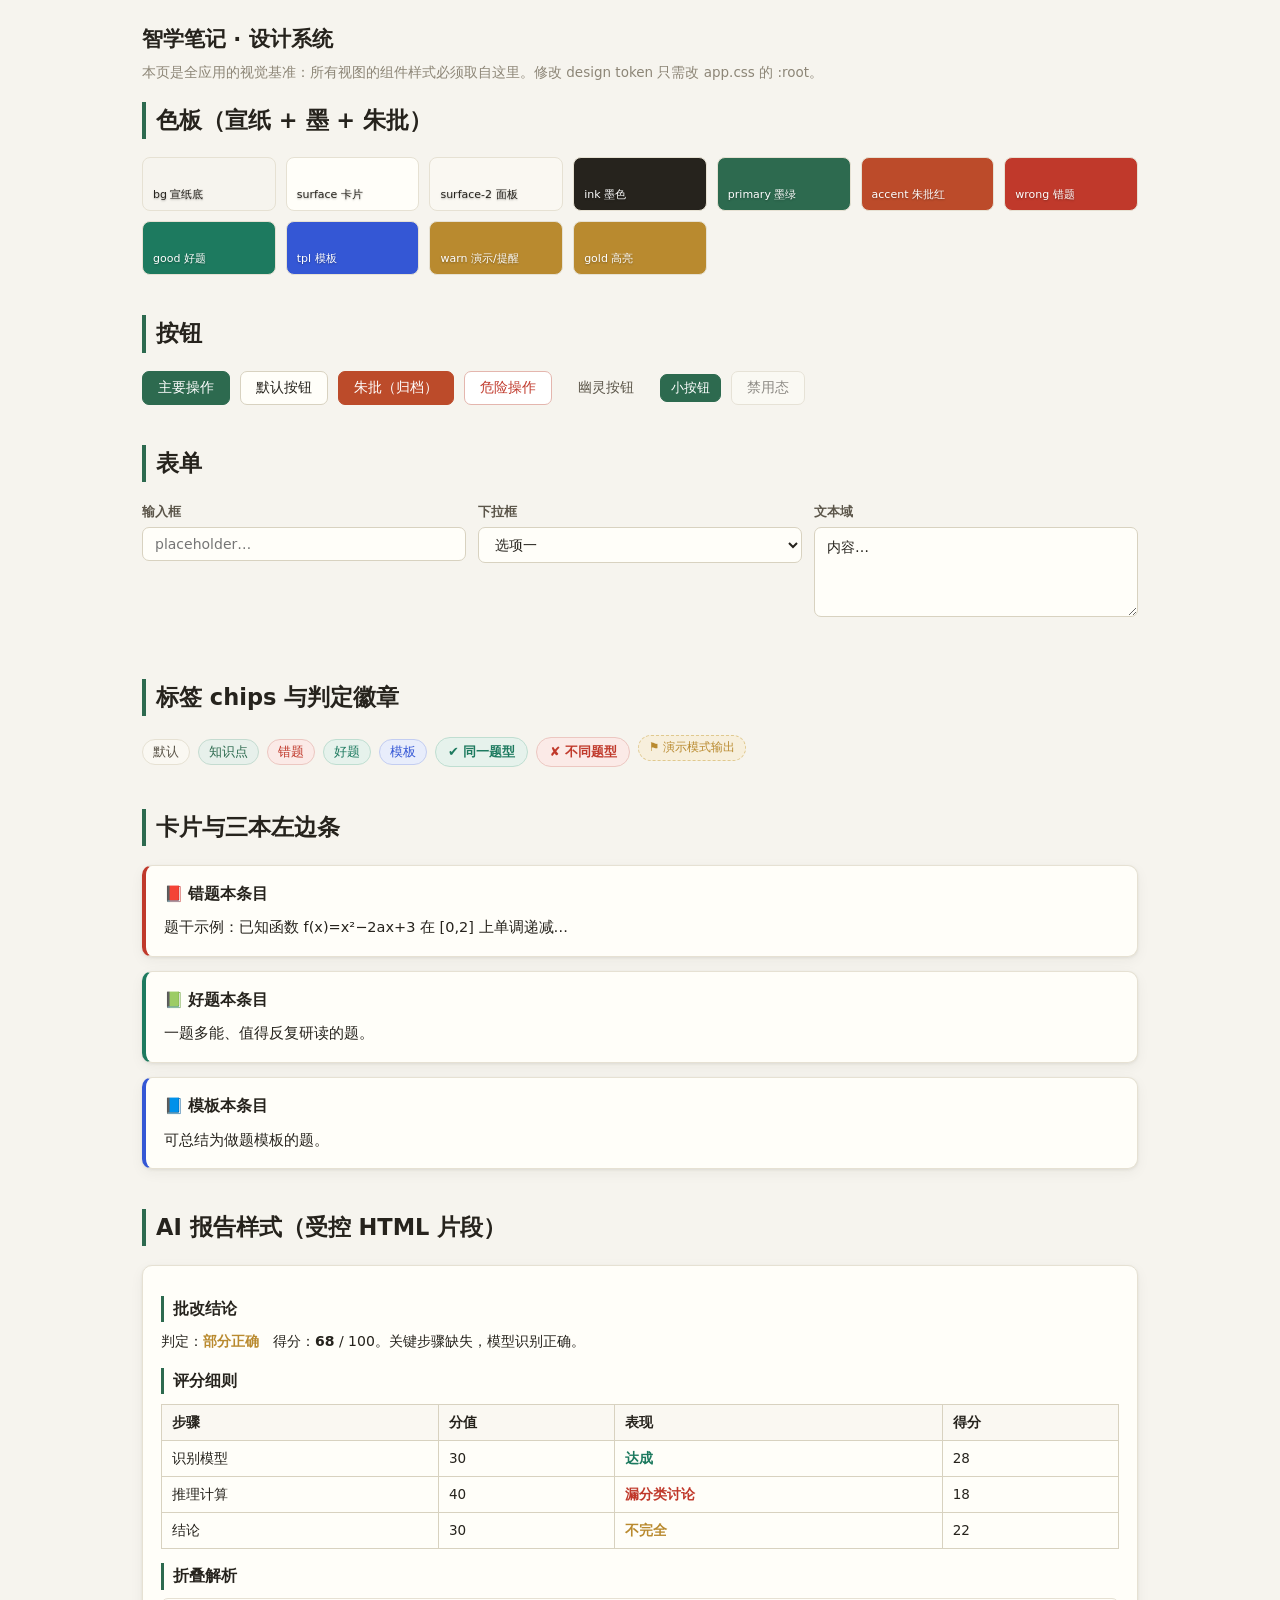
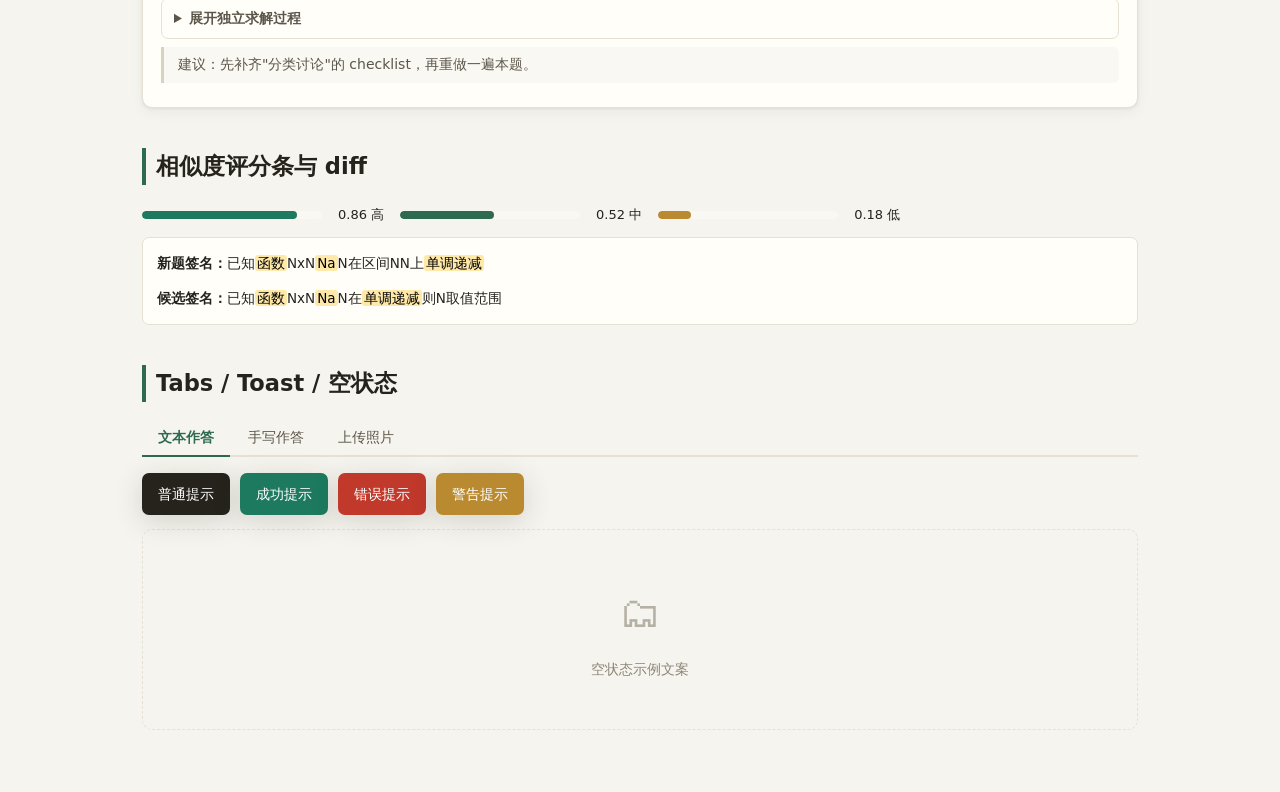
<file: design-system.html>
<!DOCTYPE html>
<html lang="zh-CN">
<head>
<meta charset="UTF-8">
<meta name="viewport" content="width=device-width, initial-scale=1">
<title>智学笔记 · 设计系统（视觉基准）</title>
<link rel="stylesheet" href="/css/app.css">
<style>
  .swatch { height: 54px; border-radius: 8px; border: 1px solid var(--line); display: flex; align-items: flex-end; padding: 6px 10px; font-size: 11px; color: #fff; text-shadow: 0 1px 2px rgba(0,0,0,.3); }
  .grid-colors { display: grid; grid-template-columns: repeat(auto-fill, minmax(120px, 1fr)); gap: 10px; }
  section { max-width: 1000px; margin: 0 auto 40px; }
  h2.sec { border-left: 4px solid var(--primary); padding-left: 10px; }
</style>
</head>
<body>
<div class="view" style="max-width:1040px">
  <h1 class="page-title">智学笔记 · 设计系统</h1>
  <div class="page-sub">本页是全应用的视觉基准：所有视图的组件样式必须取自这里。修改 design token 只需改 app.css 的 :root。</div>

  <section>
    <h2 class="sec">色板（宣纸 + 墨 + 朱批）</h2>
    <div class="grid-colors">
      <div class="swatch" style="background:var(--bg);color:var(--ink)">bg 宣纸底</div>
      <div class="swatch" style="background:var(--surface);color:var(--ink)">surface 卡片</div>
      <div class="swatch" style="background:var(--surface-2);color:var(--ink)">surface-2 面板</div>
      <div class="swatch" style="background:var(--ink)">ink 墨色</div>
      <div class="swatch" style="background:var(--primary)">primary 墨绿</div>
      <div class="swatch" style="background:var(--accent)">accent 朱批红</div>
      <div class="swatch" style="background:var(--wrong)">wrong 错题</div>
      <div class="swatch" style="background:var(--good)">good 好题</div>
      <div class="swatch" style="background:var(--tpl)">tpl 模板</div>
      <div class="swatch" style="background:var(--warn)">warn 演示/提醒</div>
      <div class="swatch" style="background:var(--gold)">gold 高亮</div>
    </div>
  </section>

  <section>
    <h2 class="sec">按钮</h2>
    <div style="display:flex;gap:10px;flex-wrap:wrap;align-items:center">
      <button class="btn btn-primary">主要操作</button>
      <button class="btn">默认按钮</button>
      <button class="btn btn-accent">朱批（归档）</button>
      <button class="btn btn-danger">危险操作</button>
      <button class="btn btn-ghost">幽灵按钮</button>
      <button class="btn btn-sm btn-primary">小按钮</button>
      <button class="btn" disabled>禁用态</button>
    </div>
  </section>

  <section>
    <h2 class="sec">表单</h2>
    <div style="display:grid;grid-template-columns:repeat(auto-fit,minmax(240px,1fr));gap:12px">
      <div class="field"><label class="field-label">输入框</label><input class="input" placeholder="placeholder…"></div>
      <div class="field"><label class="field-label">下拉框</label><select class="select"><option>选项一</option></select></div>
      <div class="field"><label class="field-label">文本域</label><textarea class="textarea" rows="2">内容…</textarea></div>
    </div>
  </section>

  <section>
    <h2 class="sec">标签 chips 与判定徽章</h2>
    <div style="display:flex;gap:8px;flex-wrap:wrap;align-items:center">
      <span class="chip">默认</span>
      <span class="chip chip-tag">知识点</span>
      <span class="chip chip-wrong">错题</span>
      <span class="chip chip-good">好题</span>
      <span class="chip chip-tpl">模板</span>
      <span class="verdict-badge verdict-same">✔ 同一题型</span>
      <span class="verdict-badge verdict-diff">✘ 不同题型</span>
      <span class="ai-demo-badge">⚑ 演示模式输出</span>
    </div>
  </section>

  <section>
    <h2 class="sec">卡片与三本左边条</h2>
    <div class="card entry-card k-wrong" style="margin-bottom:10px"><div class="card-title">📕 错题本条目</div><div class="entry-stem">题干示例：已知函数 f(x)=x²−2ax+3 在 [0,2] 上单调递减…</div></div>
    <div class="card entry-card k-good" style="margin-bottom:10px"><div class="card-title">📗 好题本条目</div><div class="entry-stem">一题多能、值得反复研读的题。</div></div>
    <div class="card entry-card k-tpl"><div class="card-title">📘 模板本条目</div><div class="entry-stem">可总结为做题模板的题。</div></div>
  </section>

  <section>
    <h2 class="sec">AI 报告样式（受控 HTML 片段）</h2>
    <div class="card"><div class="ai-report">
      <h4>批改结论</h4>
      <p>判定：<span class="hl-warn">部分正确</span>　得分：<b>68</b> / 100。关键步骤缺失，模型识别正确。</p>
      <h4>评分细则</h4>
      <table><thead><tr><th>步骤</th><th>分值</th><th>表现</th><th>得分</th></tr></thead>
        <tbody><tr><td>识别模型</td><td>30</td><td class="hl-good">达成</td><td>28</td></tr>
        <tr><td>推理计算</td><td>40</td><td class="hl-bad">漏分类讨论</td><td>18</td></tr>
        <tr><td>结论</td><td>30</td><td class="hl-warn">不完全</td><td>22</td></tr></tbody></table>
      <h4>折叠解析</h4>
      <details><summary>展开独立求解过程</summary><p>这里放完整的解题过程，行内公式 $a^2+b^2=c^2$。</p></details>
      <blockquote>建议：先补齐"分类讨论"的 checklist，再重做一遍本题。</blockquote>
    </div></div>
  </section>

  <section>
    <h2 class="sec">相似度评分条与 diff</h2>
    <div style="display:flex;gap:16px;align-items:center;margin-bottom:12px">
      <div class="score-bar high" style="width:180px"><div style="width:86%"></div></div><span class="small">0.86 高</span>
      <div class="score-bar" style="width:180px"><div style="width:52%"></div></div><span class="small">0.52 中</span>
      <div class="score-bar low" style="width:180px"><div style="width:18%"></div></div><span class="small">0.18 低</span>
    </div>
    <div class="diff-box">
      <div><b>新题签名：</b>已知<mark>函数</mark>NxN<mark>Na</mark>N在区间NN上<mark>单调递减</mark></div>
      <div style="margin-top:8px"><b>候选签名：</b>已知<mark>函数</mark>NxN<mark>Na</mark>N在<mark>单调递减</mark>则N取值范围</div>
    </div>
  </section>

  <section>
    <h2 class="sec">Tabs / Toast / 空状态</h2>
    <div class="tabs">
      <button class="tab active">文本作答</button><button class="tab">手写作答</button><button class="tab">上传照片</button>
    </div>
    <div style="display:flex;gap:10px;margin:14px 0">
      <div class="toast show">普通提示</div><div class="toast toast-success show">成功提示</div><div class="toast toast-error show">错误提示</div><div class="toast toast-warn show">警告提示</div>
    </div>
    <div class="empty" style="border:1px dashed var(--line);border-radius:10px"><div class="empty-icon">🗂</div><div>空状态示例文案</div></div>
  </section>
</div>
</body>
</html>
</file>
<file: css/app.css>
/* ============================================================
   智学笔记 · 设计系统（design tokens + 基础组件 + 视图样式）
   视觉基准详见 design-system.html
   ============================================================ */

:root {
  /* 纸墨色板 */
  --bg: #f6f4ee;            /* 宣纸底 */
  --surface: #fffef9;       /* 卡片 */
  --surface-2: #faf8f2;     /* 次级面板 */
  --ink: #26231d;           /* 墨色 */
  --ink-2: #5c564a;         /* 次级文字 */
  --ink-3: #8d8677;         /* 弱文字 */
  --line: #e6e1d3;          /* 边框 */
  --line-2: #d8d2c0;

  --primary: #2d6a4f;       /* 墨绿 */
  --primary-hover: #245842;
  --primary-soft: #e7f0eb;
  --accent: #bc4b2a;        /* 朱批红 */
  --accent-soft: #f9e9e2;
  --gold: #b98a2f;

  /* 三本 */
  --wrong: #c0392b;  --wrong-soft: #fbeae7;
  --good: #1d7a5f;   --good-soft: #e6f2ec;
  --tpl: #3457d5;    --tpl-soft: #e8edfb;

  --warn: #b98a2f;   --warn-soft: #f7efdc;
  --danger: #c0392b;
  --topbar-h: 54px;   /* 由 app.js 按顶栏实际高度更新，供 sticky 操作区避让 */
  --view-pad: 22px;   /* 视图内边距，供满高布局按实际尺寸计算，避免窄屏底部留白 */

  --radius: 10px;
  --radius-sm: 7px;
  --shadow: 0 1px 3px rgba(38, 35, 29, .08), 0 4px 14px rgba(38, 35, 29, .05);
  --shadow-lg: 0 6px 28px rgba(38, 35, 29, .16);

  --font: "PingFang SC", "Hiragino Sans GB", "Microsoft YaHei", "Noto Sans CJK SC", "Source Han Sans SC", system-ui, sans-serif;
  --mono: "JetBrains Mono", "Cascadia Code", Consolas, "Courier New", monospace;
}

* { box-sizing: border-box; }
html, body { margin: 0; padding: 0; }
body {
  font-family: var(--font);
  background: var(--bg);
  color: var(--ink);
  font-size: 15px;
  line-height: 1.65;
}
#app { min-height: 100vh; display: flex; flex-direction: column; }

/* ---------- 顶栏 ---------- */
.topbar {
  display: flex; align-items: center; gap: 20px;
  padding: 0 22px; height: 54px;
  background: var(--surface);
  border-bottom: 1px solid var(--line);
  position: sticky; top: 0; z-index: 50;
}
.brand { font-weight: 700; font-size: 17px; letter-spacing: 1px; white-space: nowrap; }
.brand-mark { color: var(--accent); margin-right: 6px; font-size: 19px; }
.nav { display: flex; gap: 2px; flex: 1; overflow-x: auto; }
.nav a {
  padding: 6px 14px; border-radius: 8px; text-decoration: none;
  color: var(--ink-2); font-size: 14.5px; white-space: nowrap;
  transition: background .15s, color .15s;
}
.nav a:hover { background: var(--surface-2); color: var(--ink); }
.nav a.active { background: var(--primary-soft); color: var(--primary); font-weight: 600; }
.ai-badge {
  font-size: 12px; padding: 3px 10px; border-radius: 999px; white-space: nowrap;
}
.ai-badge.demo { background: var(--warn-soft); color: var(--warn); border: 1px solid #e5d5ab; }
.ai-badge.live { background: var(--good-soft); color: var(--good); border: 1px solid #bfe0d2; }

.view { flex: 1; padding: var(--view-pad); max-width: 1280px; width: 100%; margin: 0 auto; }
.view-narrow { max-width: 900px; }
/* 禁止任何子内容把页面撑出横向滚动；sticky 仍可用（overflow-x 不创建滚动容器时使用 clip） */
body { overflow-x: clip; }
/* 页面级操作区吸顶：避开 sticky 顶栏，保持按钮/搜索始终可点 */
.sticky-head {
  position: sticky; top: var(--topbar-h); z-index: 30;
  background: var(--bg); padding: 6px 0 8px; margin: -6px 0 8px;
  box-shadow: 0 6px 12px -12px rgba(38, 35, 29, .35);
}

/* ---------- 排版 ---------- */
h1.page-title { font-size: 21px; margin: 0 0 4px; }
.page-sub { color: var(--ink-3); font-size: 13.5px; margin-bottom: 18px; }
.section-title { font-size: 16px; font-weight: 700; margin: 22px 0 10px; display: flex; align-items: center; gap: 8px; }
.muted { color: var(--ink-3); font-size: 13px; }
.small { font-size: 13px; }

/* ---------- 按钮 ---------- */
.btn {
  display: inline-flex; align-items: center; gap: 6px;
  padding: 7px 15px; border-radius: var(--radius-sm);
  border: 1px solid var(--line-2); background: var(--surface);
  color: var(--ink); font-size: 14px; font-family: var(--font);
  cursor: pointer; transition: all .15s; white-space: nowrap;
}
.btn:hover { border-color: var(--primary); color: var(--primary); }
.btn:disabled { opacity: .5; cursor: not-allowed; }
.btn-primary { background: var(--primary); border-color: var(--primary); color: #fff; }
.btn-primary:hover { background: var(--primary-hover); color: #fff; }
.btn-danger { background: #fff; border-color: #e4b6ae; color: var(--danger); }
.btn-danger:hover { background: var(--wrong-soft); border-color: var(--danger); color: var(--danger); }
.btn-ghost { border-color: transparent; background: transparent; color: var(--ink-2); }
.btn-ghost:hover { background: var(--surface-2); }
.btn-sm { padding: 4px 10px; font-size: 13px; }
.btn-accent { background: var(--accent); border-color: var(--accent); color: #fff; }
.btn-accent:hover { background: #a53f22; color: #fff; }

/* ---------- 表单 ---------- */
.input, .select, .textarea {
  width: 100%; padding: 8px 12px;
  border: 1px solid var(--line-2); border-radius: var(--radius-sm);
  background: var(--surface); color: var(--ink);
  font-family: var(--font); font-size: 14px; outline: none;
  transition: border .15s, box-shadow .15s;
}
.input:focus, .select:focus, .textarea:focus {
  border-color: var(--primary);
  box-shadow: 0 0 0 3px rgba(45, 106, 79, .12);
}
.textarea { resize: vertical; min-height: 90px; line-height: 1.6; }
.field { margin-bottom: 14px; }
.field-label { display: block; font-size: 13px; color: var(--ink-2); margin-bottom: 5px; font-weight: 600; }
.field-hint { font-size: 12px; color: var(--ink-3); margin-top: 4px; }
.form-row { display: flex; gap: 12px; }
.form-row > * { flex: 1; }
.checkbox-row { display: flex; align-items: center; gap: 6px; font-size: 14px; }

/* ---------- 卡片 ---------- */
.card {
  background: var(--surface); border: 1px solid var(--line);
  border-radius: var(--radius); padding: 16px 18px; box-shadow: var(--shadow);
}
.card + .card { margin-top: 14px; }
.card-title { font-weight: 700; font-size: 15.5px; margin-bottom: 8px; display: flex; align-items: center; gap: 8px; flex-wrap: wrap; }

/* ---------- 标签 chips ---------- */
.chip {
  display: inline-flex; align-items: center; gap: 4px;
  padding: 2px 10px; border-radius: 999px; font-size: 12.5px;
  background: var(--surface-2); border: 1px solid var(--line); color: var(--ink-2);
}
.chip-tag { background: var(--primary-soft); border-color: #c4dbd0; color: var(--primary); }
.chip-wrong { background: var(--wrong-soft); border-color: #ecc7c1; color: var(--wrong); }
.chip-good { background: var(--good-soft); border-color: #bfded1; color: var(--good); }
.chip-tpl { background: var(--tpl-soft); border-color: #c3cdf1; color: var(--tpl); }
.chip-x { cursor: pointer; margin-left: 2px; opacity: .6; }
.chip-x:hover { opacity: 1; color: var(--danger); }

/* ---------- tabs ---------- */
.tabs { display: flex; gap: 2px; border-bottom: 2px solid var(--line); margin-bottom: 16px; }
#quiz-tabs { position: sticky; top: var(--topbar-h); z-index: 30; background: var(--bg); padding-top: 6px; margin-top: -6px; }
.tab {
  padding: 8px 16px; cursor: pointer; font-size: 14px; color: var(--ink-2);
  border: none; background: none; border-bottom: 2px solid transparent; margin-bottom: -2px;
  font-family: var(--font);
}
.tab:hover { color: var(--ink); }
.tab.active { color: var(--primary); font-weight: 600; border-bottom-color: var(--primary); }
.tab-panel { display: none; }
.tab-panel.active { display: block; }

/* ---------- 空状态 ---------- */
.empty { text-align: center; color: var(--ink-3); padding: 48px 20px; font-size: 14px; }
.empty-icon { font-size: 42px; margin-bottom: 10px; opacity: .6; }

/* ---------- toast ---------- */
.toast-wrap { position: fixed; top: 64px; right: 20px; z-index: 300; display: flex; flex-direction: column; gap: 8px; }
/* 对话栏展开时提示移到栏外/底部，避免遮住顶部操作按钮 */
body.chat-open .toast-wrap { top: auto; bottom: 20px; right: calc(var(--chat-width, 460px) + 20px); }
.toast {
  padding: 10px 16px; border-radius: var(--radius-sm); font-size: 13.5px;
  background: var(--ink); color: #fff; box-shadow: var(--shadow-lg);
  opacity: 0; transform: translateX(16px); transition: all .25s; max-width: 360px;
}
.toast.show { opacity: 1; transform: none; }
.toast-success { background: var(--good); }
.toast-error { background: var(--danger); }
.toast-warn { background: var(--warn); }

/* ---------- modal ---------- */
.modal-mask {
  position: fixed; inset: 0; background: rgba(38, 35, 29, .35);
  z-index: 200; display: flex; align-items: flex-start; justify-content: center;
  padding: 6vh 16px 16px; overflow-y: auto;
}
.modal {
  position: relative;
  background: var(--surface); border-radius: 14px; width: 100%;
  box-shadow: var(--shadow-lg); display: flex; flex-direction: column; max-height: 88vh;
}
.modal-resize-grip {
  position: absolute; right: 3px; bottom: 3px; width: 18px; height: 18px;
  cursor: nwse-resize; touch-action: none; z-index: 2;
}
.modal-resize-grip::after {
  content: ''; position: absolute; right: 2px; bottom: 2px; width: 9px; height: 9px;
  border-right: 2px solid var(--line-2); border-bottom: 2px solid var(--line-2); border-radius: 0 0 3px 0;
}
.modal-resize-grip:hover::after { border-color: var(--primary); }
.modal-head {
  display: flex; align-items: center; justify-content: space-between;
  padding: 14px 20px; border-bottom: 1px solid var(--line);
}
.modal-title { font-weight: 700; font-size: 16px; }
.modal-x { border: none; background: none; font-size: 22px; cursor: pointer; color: var(--ink-3); line-height: 1; }
.modal-x:hover { color: var(--danger); }
.modal-body { padding: 16px 20px; overflow-y: auto; }
.modal-foot { padding: 12px 20px; border-top: 1px solid var(--line); display: flex; gap: 10px; justify-content: flex-end; }

/* ---------- spinner ---------- */
.spinner-mask {
  position: fixed; inset: 0; z-index: 400;
  background: rgba(246, 244, 238, .55); backdrop-filter: blur(2px);
  display: flex; flex-direction: column; align-items: center; justify-content: center; gap: 14px;
}
.spinner {
  width: 38px; height: 38px; border-radius: 50%;
  border: 3px solid var(--line-2); border-top-color: var(--primary);
  animation: spin .8s linear infinite;
}
@keyframes spin { to { transform: rotate(360deg); } }
.spinner-text { color: var(--ink-2); font-size: 14px; }

/* ============================================================
   AI 报告（受控 HTML 片段的统一样式）
   ============================================================ */
.ai-report { font-size: 14px; line-height: 1.7; }
.ai-report p { margin: 8px 0; }
.ai-report h4, .ai-report h5, .ai-report h6 { margin: 14px 0 6px; }
.ai-report h4 { font-size: 15.5px; border-left: 3px solid var(--primary); padding-left: 9px; }
.ai-report h5 { font-size: 14.5px; }
.ai-report ul, .ai-report ol { margin: 6px 0; padding-left: 22px; }
.ai-report table { border-collapse: collapse; width: 100%; margin: 10px 0; font-size: 13.5px; }
.ai-report th, .ai-report td { border: 1px solid var(--line-2); padding: 6px 10px; text-align: left; }
.ai-report th { background: var(--surface-2); font-weight: 600; }
.ai-report code {
  font-family: var(--mono); font-size: 13px;
  background: var(--surface-2); border: 1px solid var(--line);
  border-radius: 4px; padding: 1px 5px;
}
.ai-report pre { background: var(--surface-2); border: 1px solid var(--line); border-radius: var(--radius-sm); padding: 10px 12px; overflow-x: auto; }
.ai-report pre code { background: none; border: none; padding: 0; }
.ai-report blockquote { margin: 8px 0; padding: 6px 14px; border-left: 3px solid var(--line-2); color: var(--ink-2); background: var(--surface-2); border-radius: 0 6px 6px 0; }
.ai-report details { border: 1px solid var(--line); border-radius: var(--radius-sm); padding: 8px 12px; margin: 8px 0; }
.ai-report summary { cursor: pointer; font-weight: 600; color: var(--ink-2); }
.ai-report .hl-good { color: var(--good); font-weight: 600; }
.ai-report .hl-warn { color: var(--warn); font-weight: 600; }
.ai-report .hl-bad { color: var(--wrong); font-weight: 600; }
.ai-report .muted { color: var(--ink-3); font-weight: 400; }
.ai-report .tag { display: inline-block; padding: 1px 8px; border-radius: 999px; background: var(--primary-soft); color: var(--primary); font-size: 12px; margin-right: 4px; }
.ai-report img { max-width: 100%; border-radius: 8px; }
.ai-demo-badge {
  display: inline-block; padding: 2px 10px; font-size: 12px; border-radius: 999px;
  background: var(--warn-soft); color: var(--warn); border: 1px dashed #e0c98f; margin-bottom: 8px;
}

/* ============================================================
   通用可折叠 / 可拖拽分栏
   ============================================================ */
.notes-layout, .annot-main, .quiz-layout {
  grid-template-columns: var(--pane-side-w, 260px) 8px minmax(0, 1fr);
  gap: 8px;
}
.notes-layout.pane-side-right, .annot-main.pane-side-right, .quiz-layout.pane-side-right {
  grid-template-columns: minmax(0, 1fr) 8px var(--pane-side-w, 300px);
}
/* 折叠时侧栏 display:none 不再占格，因此改为两列，避免主内容被塞进 8px 手柄列 */
.notes-layout.pane-collapsed, .quiz-layout.pane-collapsed, .annot-main.pane-collapsed {
  grid-template-columns: 8px minmax(0, 1fr);
}
.notes-layout.pane-collapsed.pane-side-right,
.annot-main.pane-collapsed.pane-side-right,
.quiz-layout.pane-collapsed.pane-side-right {
  grid-template-columns: minmax(0, 1fr) 8px;
}
.pane-collapsed [data-pane="side"] { display: none; }
.pane-handle {
  position: relative; min-width: 8px; cursor: col-resize;
  display: flex; align-items: center; justify-content: center; touch-action: none;
}
.pane-handle::before {
  content: ''; width: 2px; height: 100%; border-radius: 999px;
  background: var(--line); transition: background .15s ease, width .15s ease;
}
.pane-handle:hover::before, .pane-handle.dragging::before { width: 4px; background: var(--primary); }
.pane-collapse-btn {
  position: absolute; left: 50%; top: 50%; transform: translate(-50%, -50%); z-index: 1;
  width: 18px; height: 38px; padding: 0; border: 1px solid var(--line);
  border-radius: 999px; background: var(--surface); color: var(--ink-3);
  font-size: 13px; line-height: 1; cursor: pointer; box-shadow: var(--shadow);
}
.pane-collapse-btn:hover { color: var(--primary); border-color: var(--primary); background: var(--primary-soft); }
body.pane-resizing, body.pane-resizing * { cursor: col-resize !important; user-select: none !important; }

/* ============================================================
   笔记工作台
   ============================================================ */
.notes-layout { display: grid; height: calc(100vh - var(--topbar-h) - var(--view-pad) * 2); }
.notes-layout > * { min-height: 0; }
.notes-list { overflow-y: auto; }
.note-item { position: relative; }
.note-del {
  position: absolute; right: 8px; top: 10px; padding: 1px 7px; font-size: 11px;
  border: 1px solid var(--line-2); border-radius: 999px; background: var(--surface);
  color: var(--ink-3); cursor: pointer; font-family: var(--font); opacity: 0; transition: opacity .12s;
}
.note-item:hover .note-del, .note-item:hover .note-pin, .note-item .note-pin.on { opacity: 1; }
.note-del:hover { color: var(--danger); border-color: var(--danger); }
.note-item .note-pin {
  position: absolute; right: 44px; top: 8px; padding: 1px 4px; font-size: 11px;
  border: 1px solid transparent; border-radius: 999px; background: var(--surface);
  color: var(--ink-3); cursor: pointer; opacity: 0; transition: opacity .12s, color .12s;
}
.note-item .note-pin:hover { color: var(--gold); border-color: var(--line-2); }
.note-item .note-pin.on { color: var(--gold); background: rgba(189, 139, 63, .1); }
#note-pin.on { color: var(--gold); background: rgba(189, 139, 63, .1); }
.note-item {
  padding: 11px 13px; border-radius: var(--radius-sm); cursor: pointer;
  border: 1px solid transparent; margin-bottom: 6px;
}
.note-item:hover { background: var(--surface-2); }
.note-item.active { background: var(--surface); border-color: var(--line); box-shadow: var(--shadow); }
.note-item.is-pinned { background: rgba(189, 139, 63, .05); }
.note-item-title { font-weight: 600; font-size: 14px; white-space: nowrap; overflow: hidden; text-overflow: ellipsis; padding-right: 72px; }
.note-pin-mark { display: inline-flex; vertical-align: -2px; margin-right: 4px; color: var(--gold); }
.note-item-sub { color: var(--ink-3); font-size: 12px; margin-top: 2px; }
.notes-editor { display: flex; flex-direction: column; min-width: 0; min-height: 0; overflow: hidden; }
/* 工具栏固定在编辑区顶部：父容器 .notes-editor 不滚动（仅 editor-area 内部滚动），
   position:sticky + top:非0 会被偏移到顶栏下方并盖住正文首行，故这里用 static 保持文档流 */
.note-editor-top { position: static; z-index: 5; background: var(--bg); padding-bottom: 2px; flex: 0 0 auto; }
.note-editor-head { display: flex; gap: 10px; align-items: center; margin-bottom: 10px; flex-wrap: wrap; }
.note-head-actions { display: flex; flex: 1 1 320px; min-width: 0; flex-wrap: wrap; gap: 6px; align-items: center; justify-content: flex-end; }
.note-head-sep { width: 1px; height: 20px; background: var(--line); margin: 0 2px; }
.btn-xs { padding: 2px 8px; font-size: 11.5px; }
.btn.danger { color: var(--danger); }
.btn.danger:hover { border-color: var(--danger); background: rgba(178, 58, 49, .08); }
.note-title-input {
  flex: 1 1 200px; min-width: 200px; font-size: 17px; font-weight: 700; padding: 8px 12px;
  border: 1px solid transparent; border-radius: var(--radius-sm); background: transparent; color: var(--ink);
  font-family: var(--font); text-overflow: ellipsis;
}
.note-title-input:hover, .note-title-input:focus { border-color: var(--line-2); background: var(--surface); outline: none; }

/* 统一线性图标（继承 currentColor，随按钮字号缩放） */
.ico { display: inline-block; vertical-align: -3px; flex: 0 0 auto; }
.btn .ico, .tool-btn .ico { vertical-align: -3px; margin-right: 1px; }
/* 富文本编辑器 */
.editor-toolbar {
  position: relative;
  display: flex; flex-wrap: wrap; gap: 2px; padding: 5px;
  background: var(--surface); border: 1px solid var(--line);
  border-radius: var(--radius-sm) var(--radius-sm) 0 0;
  border-bottom: none;
}
.tb-btn {
  min-width: 26px; height: 30px; padding: 0 5px; border: none; background: none;
  border-radius: 6px; cursor: pointer; font-size: 14px; color: var(--ink-2); font-family: var(--font);
  display: inline-flex; align-items: center; justify-content: center; transition: background .12s, color .12s;
}
.tb-btn:hover { background: var(--surface-2); color: var(--primary); }
.tb-btn.on { background: var(--primary-soft); color: var(--primary); }
/* 双色刷：左键应用上次颜色，右键换色；底部色条实时显示当前默认色 */
.tb-palette-btn { position: relative; color: var(--accent); }
.tb-palette-btn::after {
  content: ''; position: absolute; left: 5px; right: 5px; bottom: 3px; height: 2px;
  border-radius: 2px; background: var(--last, var(--accent)); pointer-events: none;
}
.tb-brush-hl { color: #e67700; }
.tb-brush-fg { color: #bc4b2a; }
.tb-priority.p1 { color: #2b8a3e; }
.tb-priority.p2 { color: #e67700; }
.tb-priority.p3 { color: #d9480f; }
.tb-sep { width: 1px; background: var(--line); margin: 4px 3px; }
/* 高亮 / 文字颜色悬浮色板（小刷子） */
.tb-popover {
  position: absolute; top: calc(100% - 2px); left: 0; z-index: 40;
  width: 228px; padding: 10px 11px 12px; border: 1px solid var(--line-2);
  border-radius: var(--radius); background: var(--surface); box-shadow: var(--shadow-lg);
}
.tb-popover[hidden] { display: none; }
.tb-pop-title { font-size: 12px; font-weight: 600; color: var(--ink-2); margin-bottom: 8px; }
.tb-pop-title.tb-pop-sub { margin-top: 10px; padding-top: 8px; border-top: 1px solid var(--line); }
.tb-swatches { display: flex; flex-wrap: wrap; gap: 6px; }
.tb-swatch {
  width: 24px; height: 24px; border-radius: 6px; cursor: pointer;
  border: 1px solid var(--line-2); background: var(--sw); transition: transform .12s, box-shadow .12s;
}
.tb-swatch:hover { transform: translateY(-2px); box-shadow: 0 2px 8px rgba(38,35,29,.2); border-color: var(--ink-3); }
.tb-swatch.swatch-clear { background: linear-gradient(135deg, var(--surface) 45%, var(--danger) 45%, var(--danger) 55%, var(--surface) 55%); }
.tb-swatch.swatch-recent { outline: 2px solid var(--primary-soft); outline-offset: 1px; }
.tb-color-custom { display: flex; align-items: center; gap: 7px; margin-top: 10px; padding-top: 9px; border-top: 1px solid var(--line); font-size: 11.5px; color: var(--ink-2); }
.tb-color-custom input[type="color"] { width: 30px; height: 26px; padding: 1px; border: 1px solid var(--line-2); border-radius: 6px; background: var(--surface); cursor: pointer; }
.tb-color-custom button { margin-left: auto; padding: 3px 9px; border: 1px solid var(--line-2); border-radius: 6px; background: var(--primary-soft); color: var(--primary); font-size: 11.5px; cursor: pointer; font-family: var(--font); }
.version-summary {
  font-size: 12px; color: var(--ink-3); padding: 6px 10px; margin-bottom: 10px;
  border-radius: 6px; background: var(--surface-2); border: 1px solid var(--line);
}
.version-list { display: flex; flex-direction: column; gap: 8px; max-height: 62vh; overflow-y: auto; padding-right: 2px; }
.version-item {
  display: flex; align-items: center; justify-content: space-between; gap: 10px;
  padding: 10px 12px; border: 1px solid var(--line); border-radius: 8px; background: var(--surface);
}
.version-item.pinned { border-color: var(--gold); background: rgba(189, 139, 63, .07); }
.version-main { min-width: 0; }
.version-title { font-size: 13.5px; font-weight: 600; white-space: nowrap; overflow: hidden; text-overflow: ellipsis; }
.version-sub { font-size: 11.5px; color: var(--ink-3); margin-top: 3px; }
.version-chip {
  display: inline-block; margin-right: 8px; padding: 1px 7px; border-radius: 999px;
  background: var(--primary-soft); color: var(--primary); font-size: 11px; font-weight: 600;
}
.version-ops { display: flex; flex: 0 0 auto; gap: 6px; }
.editor-area {
  flex: 1; overflow-y: auto; padding: 22px 26px;
  background: var(--surface); border: 1px solid var(--line);
  border-radius: 0 0 var(--radius-sm) var(--radius-sm);
  outline: none; min-height: 0;
}
/* 笔记/富文本内容排版（编辑与展示共用） */
.rich h1, .rich h2, .rich h3 { margin: 18px 0 8px; line-height: 1.4; }
.rich h1 { font-size: 22px; } .rich h2 { font-size: 19px; } .rich h3 { font-size: 16.5px; }
.rich p { margin: 8px 0; }
.rich ul, .rich ol { padding-left: 24px; }
.rich blockquote { margin: 10px 0; padding: 8px 16px; border-left: 3px solid var(--line-2); background: var(--surface-2); color: var(--ink-2); border-radius: 0 8px 8px 0; }
.rich code { font-family: var(--mono); font-size: 13px; background: var(--surface-2); border: 1px solid var(--line); border-radius: 4px; padding: 1px 5px; }
.rich pre { background: #2a2721; color: #f0ede5; border-radius: 8px; padding: 12px 16px; overflow-x: auto; }
.rich pre code { background: none; border: none; color: inherit; padding: 0; }
.rich table { border-collapse: collapse; margin: 10px 0; width: 100%; }
.rich th, .rich td { border: 1px solid var(--line-2); padding: 6px 12px; }
.rich th { background: var(--surface-2); }
.rich img { max-width: 100%; border-radius: 8px; margin: 6px 0; }
.rich hr { border: none; border-top: 1px solid var(--line); margin: 18px 0; }
.rich .todo-list { list-style: none; padding-left: 6px; }
.rich .todo-list li { display: flex; align-items: baseline; gap: 8px; margin: 4px 0; }
.rich details { border: 1px solid var(--line); border-radius: var(--radius-sm); padding: 8px 14px; margin: 10px 0; background: var(--surface-2); }
.rich summary { cursor: pointer; font-weight: 600; }
.rich [contenteditable]:focus { outline: none; }
.rich-mark { background: #ffe9a8; padding: 0 2px; border-radius: 3px; }
/* 富文本批注：高亮 / 颜色 / 链接 / 上下标（execCommand 产出的内联 style 与语义标签） */
.rich mark { background: #fff2a8; color: inherit; padding: 1px 2px; border-radius: 3px; }
.rich s, .rich del { color: var(--ink-3); }
.rich sup, .rich sub { font-size: .76em; line-height: 0; }
.rich a { color: var(--primary); text-underline-offset: 2px; }
.rich p { min-height: 1em; }
.rich h1, .rich h2, .rich h3 { scroll-margin-top: 12px; border-radius: 4px; }
.rich .toc-flash { animation: toc-flash 1.1s ease; }
@keyframes toc-flash {
  0%, 35% { background: rgba(188, 75, 42, .12); box-shadow: 0 0 0 6px rgba(188, 75, 42, .12); }
  100% { background: transparent; box-shadow: none; }
}
/* 三级重点模块：工具栏标记后给顶层块加醒目的左边框与小数字 */
.rich > .imp-1, .rich > .imp-2, .rich > .imp-3 { padding-left: 12px; border-left: 3px solid; border-radius: 0 6px 6px 0; }
.rich > .imp-1 { border-color: #2b8a3e; background: rgba(43, 138, 62, .05); }
.rich > .imp-2 { border-color: #e67700; background: rgba(230, 119, 0, .06); }
.rich > .imp-3 { border-color: #d9480f; background: rgba(217, 72, 15, .07); }
.rich > .imp-1::before, .rich > .imp-2::before, .rich > .imp-3::before {
  display: inline-block; width: 17px; height: 17px; margin-right: 6px; border-radius: 5px;
  color: #fff; font-size: 11px; line-height: 17px; text-align: center; font-weight: 700; vertical-align: 1px;
}
.rich > .imp-1::before { content: '1'; background: #2b8a3e; }
.rich > .imp-2::before { content: '2'; background: #e67700; }
.rich > .imp-3::before { content: '3'; background: #d9480f; }

/* 悬浮目录：随当前笔记标题自动生成，可折叠；编辑区内滚动不遮挡正文操作 */
.note-editor-body { position: relative; flex: 1; min-height: 0; display: flex; }
.note-editor-body > .editor-area { flex: 1; min-width: 0; }
.note-scroll-progress {
  position: absolute; top: 0; left: 0; height: 3px; width: 0; z-index: 9;
  background: var(--accent); border-radius: 0 3px 3px 0; pointer-events: none;
  transition: width .1s linear;
}
.note-toc {
  position: absolute; top: 14px; right: 14px; z-index: 8;
  display: flex; flex-direction: column; width: 232px; max-height: calc(100% - 28px);
  background: var(--surface); border: 1px solid var(--line-2); border-radius: var(--radius);
  box-shadow: var(--shadow-lg); overflow: hidden; opacity: .94;
  transition: opacity .15s, width .15s, height .15s;
}
.note-toc:hover, .note-toc:focus-within { opacity: 1; }
.note-toc-head {
  display: flex; align-items: center; justify-content: space-between; gap: 6px;
  padding: 7px 9px 7px 12px; border-bottom: 1px solid var(--line); flex: 0 0 auto;
}
.note-toc-title { font-size: 12.5px; font-weight: 700; color: var(--ink-2); }
.note-toc-title em { font-style: normal; color: var(--ink-3); font-weight: 400; margin-left: 3px; }
.note-toc-fold-btn {
  width: 24px; height: 24px; padding: 0; display: inline-flex; align-items: center; justify-content: center;
  border: none; border-radius: 6px; background: transparent; color: var(--ink-3); cursor: pointer;
}
.note-toc-fold-btn:hover { background: var(--surface-2); color: var(--primary); }
.note-toc-ai-btn {
  width: 24px; height: 24px; padding: 0; margin-left: auto; display: inline-flex;
  align-items: center; justify-content: center; border: none; border-radius: 6px;
  background: transparent; color: var(--ink-3); cursor: pointer;
}
.note-toc-ai-btn:hover { background: var(--primary-soft); color: var(--primary); }
.note-toc-body { display: flex; flex-direction: column; min-height: 0; }
.note-toc-list { overflow-y: auto; padding: 6px; min-height: 0; }
.note-toc-item {
  display: block; width: 100%; text-align: left; padding: 4px 6px; border: none; border-left: 2px solid transparent;
  border-radius: 4px; background: none; color: var(--ink-2); font-size: 12.5px; font-family: var(--font);
  cursor: pointer; white-space: nowrap; overflow: hidden; text-overflow: ellipsis; line-height: 1.5;
}
.note-toc-item span { display: block; overflow: hidden; text-overflow: ellipsis; }
.note-toc-item:hover { background: var(--surface-2); color: var(--ink); }
.note-toc-item.active { background: var(--primary-soft); border-left-color: var(--primary); color: var(--primary); font-weight: 600; }
.note-toc-item.lv1 { font-weight: 600; }
.note-toc-item.lv2 { padding-left: 14px; }
.note-toc-item.lv3 { padding-left: 24px; font-size: 12px; }
.note-toc-empty { padding: 12px 8px; text-align: center; color: var(--ink-3); font-size: 12px; line-height: 1.7; }
.note-key-section { border-top: 1px solid var(--line); padding: 6px 6px 8px; }
.note-key-section[hidden] { display: none; }
.note-toc-label { font-size: 12px; font-weight: 700; color: var(--ink-2); padding: 0 4px 5px; }
.note-toc-label em { font-style: normal; font-weight: 400; color: var(--ink-3); margin-left: 3px; }
.note-key-list { display: flex; flex-direction: column; gap: 2px; max-height: 148px; overflow-y: auto; }
.note-key-item {
  display: flex; align-items: center; gap: 6px; width: 100%; text-align: left; padding: 3px 5px;
  border: none; border-left: 2px solid transparent; border-radius: 4px; background: none;
  color: var(--ink-2); font-size: 12px; font-family: var(--font); cursor: pointer;
}
.note-key-item span:last-child { overflow: hidden; white-space: nowrap; text-overflow: ellipsis; }
.note-key-item:hover { background: var(--surface-2); color: var(--ink); }
.note-key-item.active { background: var(--primary-soft); border-left-color: var(--primary); color: var(--primary); }
.note-key-badge { flex: 0 0 auto; width: 16px; height: 16px; border-radius: 4px; color: #fff; font-size: 10px; line-height: 16px; text-align: center; font-weight: 700; }
.note-key-badge.k1 { background: #2b8a3e; }
.note-key-badge.k2 { background: #e67700; }
.note-key-badge.k3 { background: #d9480f; }
.note-toc-foot {
  display: flex; align-items: center; flex-wrap: wrap; gap: 2px; padding: 5px 6px; border-top: 1px solid var(--line);
  background: var(--surface-2); flex: 0 0 auto;
}
.note-toc-foot button {
  flex: 1 1 42%; padding: 3px 0; border: none; border-radius: 4px; background: none; cursor: pointer;
  color: var(--ink-3); font-size: 11px; font-family: var(--font); white-space: nowrap;
}
.note-toc-foot button:hover { background: var(--primary-soft); color: var(--primary); }
.note-read-chip {
  position: absolute; left: 10px; bottom: 10px; z-index: 7; display: inline-flex; align-items: center; gap: 4px;
  padding: 4px 9px; border: 1px solid var(--line-2); border-radius: 999px; background: var(--surface);
  color: var(--ink-2); font-size: 11px; font-family: var(--font); cursor: pointer; box-shadow: var(--shadow);
  opacity: .88; transition: opacity .12s, color .12s;
}
.note-read-chip[hidden] { display: none; }
.note-read-chip:hover { opacity: 1; color: var(--primary); }
.note-toc.collapsed { width: 38px; height: 38px; }
.note-toc.collapsed .note-toc-head { padding: 0; border-bottom: none; height: 100%; }
.note-toc.collapsed .note-toc-title, .note-toc.collapsed .note-toc-body, .note-toc.collapsed .note-toc-ai-btn { display: none; }
.note-toc.collapsed .note-toc-fold-btn { width: 100%; height: 100%; }
.note-toc.collapsed .note-toc-fold-btn .ico { transform: rotate(-90deg); }
@media (max-width: 760px) { .note-toc { width: 188px; right: 8px; top: 8px; } }

/* ============================================================
   截图批注
   ============================================================ */
.annot-layout { display: flex; flex-direction: column; gap: 12px; height: calc(100vh - var(--topbar-h) - var(--view-pad) * 2); }
.annot-main { display: grid; flex: 1; min-height: 0; }
.annot-stage-wrap { display: flex; flex-direction: column; min-width: 0; min-height: 0; }
.annot-stage {
  flex: 1; overflow: auto; background: repeating-conic-gradient(#eceae2 0% 25%, #f6f4ee 0% 50%) 50% / 24px 24px;
  border: 1px solid var(--line); border-radius: var(--radius);
  display: grid; place-items: center; position: relative; padding: 16px;
}
/* 用 grid 居中而非 flex：底图高于舞台时 flex 居中会让顶部滚不到（负 top 不可达）；
   place-items:center + margin auto 在内容更大时自动退化为起点对齐，顶部始终可达 */
.annot-stage > * { margin: auto; }
.annot-canvas-box { position: relative; box-shadow: var(--shadow-lg); background: #fff; max-width: none; }
.annot-canvas-box canvas { display: block; max-width: none; }
/* 手绘板等固定像素画布：主栏变窄时等比缩放，避免横向溢出 */
.draw-canvas-wrap { max-width: 100%; }
.draw-canvas-wrap canvas { max-width: 100%; height: auto; }
.annot-overlay { position: absolute; inset: 0; touch-action: none; cursor: crosshair; }
.annot-drop {
  position: absolute; inset: 12px; border: 2px dashed var(--line-2); border-radius: var(--radius);
  display: flex; flex-direction: column; align-items: center; justify-content: center; gap: 10px;
  color: var(--ink-3); text-align: center;
}
.annot-drop.dragover { border-color: var(--primary); color: var(--primary); background: var(--primary-soft); }
.annot-side { overflow-y: auto; display: flex; flex-direction: column; gap: 12px; }
.tool-grid { display: grid; grid-template-columns: repeat(6, 1fr); gap: 4px; }
.tool-btn {
  height: 34px; border: 1px solid var(--line); background: var(--surface);
  border-radius: 6px; cursor: pointer; font-size: 15px; display: flex; align-items: center; justify-content: center;
}
.tool-btn:hover { border-color: var(--primary); }
.tool-btn.active { background: var(--primary-soft); border-color: var(--primary); color: var(--primary); }
.color-dots { display: flex; gap: 6px; flex-wrap: wrap; }
.color-dot { width: 22px; height: 22px; border-radius: 50%; cursor: pointer; border: 2px solid transparent; }
.color-dot.active { border-color: var(--ink); box-shadow: 0 0 0 2px var(--surface), 0 0 0 3px var(--ink-3); }
.annot-list-item { padding: 9px 11px; border: 1px solid var(--line); border-radius: var(--radius-sm); margin-bottom: 8px; cursor: pointer; }
.annot-list-item:hover, .annot-list-item.active { border-color: var(--primary); background: var(--primary-soft); }

/* ============================================================
   刷题
   ============================================================ */
.quiz-layout { display: grid; }
.quiz-side { overflow-y: auto; }
.quiz-nav-item {
  padding: 8px 12px; border-radius: var(--radius-sm); cursor: pointer; font-size: 13.5px;
  display: flex; justify-content: space-between; align-items: center; gap: 6px;
}
.quiz-nav-item:hover { background: var(--surface-2); }
.quiz-nav-item.active { background: var(--primary-soft); color: var(--primary); font-weight: 600; }
.q-card { padding: 20px 24px; }
/* 题库管理：左侧题库列表 + 右侧笔记同款富文本编辑器 */
.quiz-manage-layout { display: grid; grid-template-columns: 260px minmax(0, 1fr); gap: 10px; align-items: start; }
.bank-manage-list { padding: 12px; display: flex; flex-direction: column; gap: 4px; max-height: 78vh; overflow-y: auto; }
.bank-manage-item {
  display: flex; flex-direction: column; gap: 2px; width: 100%; text-align: left; padding: 8px 10px;
  border: 1px solid transparent; border-radius: var(--radius-sm); background: none;
  color: var(--ink); font-family: var(--font); cursor: pointer;
}
.bank-manage-item:hover { background: var(--surface-2); }
.bank-manage-item.active { background: var(--primary-soft); border-color: var(--line-2); color: var(--primary); }
.bank-manage-main { padding: 14px 16px; min-width: 0; }
.bank-manage-head { display: flex; gap: 6px; align-items: center; flex-wrap: wrap; }
.bank-manage-main .editor-toolbar { margin: 0; border-radius: var(--radius-sm) var(--radius-sm) 0 0; }
.quiz-bank-editor { height: min(58vh, 680px); border-radius: 0 0 var(--radius-sm) var(--radius-sm); }
.bank-manage-status { padding: 6px 2px; }
.bank-source { margin-top: 8px; border: 1px solid var(--line); border-radius: var(--radius-sm); padding: 8px 10px; }
.bank-source summary { cursor: pointer; font-size: 13px; color: var(--ink-2); font-weight: 600; }
.bank-source .textarea { margin-top: 8px; font-family: ui-monospace, SFMono-Regular, Consolas, monospace; font-size: 12px; }
@media (max-width: 900px) {
  .quiz-manage-layout { grid-template-columns: 1fr; }
  .bank-manage-list { max-height: 190px; }
}
.q-meta { display: flex; gap: 8px; flex-wrap: wrap; align-items: center; margin-bottom: 10px; }
.q-stem { font-size: 15.5px; line-height: 1.8; }
.q-options { margin: 10px 0 0; padding: 0; list-style: none; }
.q-options li { padding: 4px 0; font-size: 14.5px; }
.q-options-clickable li { padding: 3px 0; }
.chip-type { background: var(--primary-soft); color: var(--primary); }
.opt-btn {
  width: 100%; text-align: left; padding: 7px 10px; border: 1px solid var(--line-2);
  border-radius: var(--radius-sm); background: var(--surface); color: var(--ink);
  font-family: var(--font); font-size: 14.5px; cursor: pointer; transition: border-color .12s, background .12s, color .12s;
}
.opt-btn:hover { border-color: var(--primary); background: var(--primary-soft); }
.opt-btn.selected { border-color: var(--primary); background: var(--primary-soft); color: var(--primary); font-weight: 600; }
.opt-btn.selected::after { content: ' ✓'; float: right; }
.answer-picker { display: flex; align-items: center; gap: 8px; flex-wrap: wrap; padding: 6px 0; }
.answer-picker .field-hint { margin: 0; }
.scratchpad { margin-top: 14px; border: 1px dashed var(--line-2); border-radius: var(--radius-sm); padding: 10px 12px; background: var(--surface-2); }
.scratchpad-title { display: flex; align-items: center; gap: 8px; font-size: 13px; font-weight: 600; color: var(--ink-2); margin-bottom: 6px; }
.scratchpad .textarea { min-height: 72px; font-size: 13.5px; }
.scratch-report { margin-top: 5px; padding: 8px 10px; border-left: 3px solid var(--tpl); background: var(--surface-2); white-space: pre-wrap; }
.q-analysis { margin-top: 12px; padding: 10px 14px; background: var(--surface-2); border-radius: var(--radius-sm); border-left: 3px solid var(--gold); font-size: 14px; }
.answer-tabs { margin-top: 16px; border: 1px solid var(--line); border-radius: var(--radius); overflow: hidden; background: var(--surface); }
.answer-tabs-head { display: flex; border-bottom: 1px solid var(--line); background: var(--surface-2); }
.answer-tabs-head .atab { padding: 9px 18px; border: none; background: none; cursor: pointer; font-size: 13.5px; color: var(--ink-2); border-bottom: 2px solid transparent; font-family: var(--font); }
.answer-tabs-head .atab.active { color: var(--primary); border-bottom-color: var(--primary); font-weight: 600; background: var(--surface); }
.answer-body { padding: 14px 18px; min-height: 140px; }
.answer-panel { display: none; } .answer-panel.active { display: block; }
.draw-canvas-wrap { background: repeating-conic-gradient(#f1efe8 0% 25%, #faf8f2 0% 50%) 50% / 16px 16px; border: 1px solid var(--line); border-radius: var(--radius-sm); display: inline-block; touch-action: none; }
.record-card { border: 1px solid var(--line); border-radius: var(--radius-sm); padding: 10px 14px; margin-top: 10px; background: var(--surface-2); font-size: 13.5px; }

/* 导入预览 */
.import-preview { max-height: 420px; overflow-y: auto; border: 1px solid var(--line); border-radius: var(--radius-sm); padding: 6px 12px; background: var(--surface-2); }
.pv-question { border-bottom: 1px dashed var(--line-2); padding: 10px 4px; }
.pv-question:last-child { border-bottom: none; }
.pv-head { display: flex; justify-content: space-between; align-items: center; gap: 8px; }
.pv-stem { font-size: 13.5px; color: var(--ink-2); max-height: 66px; overflow: hidden; }

/* ============================================================
   三本 & 模板库
   ============================================================ */
.book-tabs { display: flex; gap: 10px; margin-bottom: 16px; flex-wrap: wrap; }
.book-tab {
  padding: 8px 18px; border-radius: 999px; border: 1px solid var(--line);
  background: var(--surface); cursor: pointer; font-size: 14px; font-family: var(--font); color: var(--ink-2);
}
.book-tab.active-wrong { background: var(--wrong-soft); border-color: var(--wrong); color: var(--wrong); font-weight: 700; }
.book-tab.active-good { background: var(--good-soft); border-color: var(--good); color: var(--good); font-weight: 700; }
.book-tab.active-tpl { background: var(--tpl-soft); border-color: var(--tpl); color: var(--tpl); font-weight: 700; }
.entry-card { border-left: 4px solid var(--line-2); }
.entry-card.k-wrong { border-left-color: var(--wrong); }
.entry-card.k-good { border-left-color: var(--good); }
.entry-card.k-tpl { border-left-color: var(--tpl); }
.entry-stem { font-size: 14.5px; line-height: 1.7; color: var(--ink); }
.entry-foot { display: flex; gap: 8px; align-items: center; margin-top: 10px; flex-wrap: wrap; }

/* 相似度判定 */
.sim-table { width: 100%; border-collapse: collapse; font-size: 13px; margin: 8px 0; }
.sim-table th, .sim-table td { border: 1px solid var(--line-2); padding: 5px 10px; text-align: left; }
.sim-table th { background: var(--surface-2); }
.score-bar { height: 8px; border-radius: 4px; background: var(--surface-2); overflow: hidden; min-width: 90px; }
.score-bar > div { height: 100%; background: var(--primary); border-radius: 4px; }
.score-bar.low > div { background: var(--warn); }
.score-bar.high > div { background: var(--good); }
.diff-box { border: 1px solid var(--line); border-radius: var(--radius-sm); padding: 12px 14px; font-size: 13.5px; line-height: 2; background: var(--surface); }
.diff-box mark { background: #ffe9a8; border-radius: 3px; padding: 0 2px; }
.verdict-badge { padding: 3px 12px; border-radius: 999px; font-size: 13px; font-weight: 700; }
.verdict-same { background: var(--good-soft); color: var(--good); border: 1px solid #bfded1; }
.verdict-diff { background: var(--wrong-soft); color: var(--wrong); border: 1px solid #ecc7c1; }

/* ============================================================
   设置 & 帮助
   ============================================================ */
.settings-grid { display: grid; grid-template-columns: repeat(auto-fit, minmax(340px, 1fr)); gap: 16px; align-items: start; }
.prompt-item { border: 1px solid var(--line); border-radius: var(--radius-sm); margin-bottom: 12px; overflow: hidden; }
.prompt-head { display: flex; justify-content: space-between; align-items: center; padding: 9px 14px; background: var(--surface-2); cursor: pointer; }
.prompt-head:hover { background: var(--line); }
.prompt-body { padding: 10px 14px; display: none; border-top: 1px solid var(--line); }
.prompt-item.open .prompt-body { display: block; }
.prompt-item .textarea { font-family: var(--mono); font-size: 12.5px; min-height: 180px; }
.customized-mark { font-size: 11px; color: var(--gold); border: 1px solid #e0c98f; border-radius: 4px; padding: 1px 6px; }
.kbd { font-family: var(--mono); font-size: 12px; background: var(--surface-2); border: 1px solid var(--line-2); border-bottom-width: 2px; border-radius: 4px; padding: 0 6px; }
.slider-row { display: grid; grid-template-columns: 1fr 60px; gap: 10px; align-items: center; margin: 8px 0; }
input[type="range"] { accent-color: var(--primary); width: 100%; }

/* 帮助页 */
.help-doc { max-width: 860px; }
.help-doc h2 { font-size: 18px; margin: 26px 0 10px; padding-left: 10px; border-left: 4px solid var(--primary); }
.help-doc h3 { font-size: 15px; margin: 18px 0 8px; }
.help-doc pre { background: #2a2721; color: #eee7d9; padding: 14px 18px; border-radius: 8px; overflow-x: auto; font-size: 13px; line-height: 1.6; }
.help-doc code { font-family: var(--mono); }

/* KaTeX 的读屏 MathML 层为 position:absolute；以公式自身为包含块，
   避免在 nowrap / 省略号容器或窄屏里把页面撑出横向滚动条 */
.katex { position: relative; }
/* katex 降级提示 */
.katex-src { background: #fffbe8; outline: 1px dashed #e5d5ab; }

/* ---------- 右键 AI 提问 ---------- */
.ctx-menu {
  position: fixed; z-index: 260; min-width: 210px;
  background: var(--surface); border: 1px solid var(--line); border-radius: 8px;
  box-shadow: var(--shadow-lg); padding: 4px;
}
.ctx-menu button {
  display: block; width: 100%; text-align: left; padding: 8px 14px;
  border: none; background: none; cursor: pointer; font-size: 14px;
  color: var(--ink); border-radius: 6px; font-family: var(--font);
}
.ctx-menu button:hover { background: var(--primary-soft); color: var(--primary); }
/* 选中文本的右键格式工具栏：常用格式 / 颜色 / 高亮 / 级别与字号 */
.ctx-menu.has-format { width: 330px; max-height: 72vh; overflow-y: auto; padding: 8px; }
.ctx-menu.has-format button { width: auto; display: inline-flex; align-items: center; justify-content: center; gap: 3px; padding: 4px 8px; font-size: 12px; }
.ctx-menu.has-format button[data-act] { display: block; width: 100%; padding: 8px 14px; font-size: 14px; text-align: left; }
.ctx-format-title { font-size: 11px; font-weight: 700; color: var(--ink-3); margin: 2px 4px 5px; }
.ctx-row { display: flex; flex-wrap: wrap; align-items: center; gap: 4px; margin: 0 0 8px; }
.ctx-row.ctx-swatches { gap: 5px; }
.ctx-menu.has-format .ctx-swatch { width: 22px; height: 22px; min-width: 22px; padding: 0; border: 1px solid var(--line-2); border-radius: 5px; background: var(--sw); }
.ctx-menu.has-format .ctx-swatch.ctx-clear { background: linear-gradient(135deg, var(--surface) 45%, var(--danger) 45%, var(--danger) 55%, var(--surface) 55%); }
.ctx-color-label { display: inline-flex; align-items: center; gap: 3px; font-size: 11px; color: var(--ink-2); cursor: pointer; }
.ctx-color-label input[type="color"] { width: 22px; height: 22px; padding: 0; border: 1px solid var(--line-2); border-radius: 5px; background: var(--surface); cursor: pointer; }
.ctx-sep { height: 1px; margin: 6px 4px; background: var(--line); }
.tb-format-painter.on { background: var(--primary-soft); color: var(--primary); }
.ctx-quote {
  margin: 0 0 10px; padding: 8px 12px; font-size: 13px; color: var(--ink-2);
  background: var(--surface-2); border-left: 3px solid var(--line-2); border-radius: 0 6px 6px 0;
}
.rich .ctx-qa { background: var(--primary-soft); }
.rich .ctx-qa summary { color: var(--primary); }
/* AI 批注：不改动原文 DOM，仅用 CSS Highlight 叠加选中文本高亮 */
::highlight(ai-note-annotation) {
  background: rgba(188, 75, 42, .18);
  box-shadow: 0 0 0 1px rgba(188, 75, 42, .28);
  border-radius: 2px;
}
.rich .ai-annotated-block {
  padding-left: 12px; margin-left: 2px;
  border-left: 3px solid var(--accent);
  background: linear-gradient(90deg, rgba(188, 75, 42, .06), transparent 65%);
  border-radius: 0 6px 6px 0;
}
.rich .ai-annotation { position: relative; display: inline-block; margin: 6px 0 10px; }
.rich .ai-annotation-trigger {
  display: inline-flex; align-items: center; gap: 6px; max-width: 100%;
  padding: 3px 9px; border: 1px solid var(--line); border-left: 3px solid var(--accent);
  border-radius: 999px; background: var(--surface-2); color: var(--ink-2);
  font-size: 12px; cursor: help; user-select: none;
}
.rich .ai-annotation-chip { color: var(--accent); font-weight: 700; white-space: nowrap; }
.rich .ai-annotation-topic {
  max-width: 220px; white-space: nowrap; overflow: hidden; text-overflow: ellipsis;
}
.rich .ai-annotation-caret { color: var(--ink-3); transition: transform .15s ease; }
.rich .ai-annotation:hover > .ai-annotation-trigger .ai-annotation-caret,
.rich .ai-annotation.open > .ai-annotation-trigger .ai-annotation-caret { transform: rotate(180deg); }
.rich .ai-annotation-card {
  display: none; position: absolute; top: calc(100% + 6px); left: 0; z-index: 50;
  width: min(520px, calc(100vw - 96px)); max-height: 58vh; overflow-y: auto;
  padding: 12px 14px; border: 1px solid var(--line-2); border-left: 3px solid var(--accent);
  border-radius: 8px; background: var(--surface); box-shadow: 0 12px 34px rgba(38, 35, 29, .18);
  cursor: text;
}
.rich .ai-annotation:hover > .ai-annotation-card,
.rich .ai-annotation:focus-within > .ai-annotation-card,
.rich .ai-annotation.open > .ai-annotation-card { display: block; }
.rich .ai-annotation-quote {
  font-size: 12px; color: var(--ink-3); border-left: 2px solid var(--line-2);
  padding-left: 8px; margin-bottom: 8px;
}
.rich .ai-annotation-answer { font-size: 13.5px; }
.rich .ai-annotation-foot {
  margin-top: 10px; padding-top: 6px; border-top: 1px dashed var(--line);
  color: var(--ink-3); font-size: 11px;
}

/* ============================================================
   笔记助教 · 右侧多轮对话栏
   ============================================================ */
.chat-drawer {
  position: fixed; top: var(--topbar-h); right: 0; bottom: 0; z-index: 120;
  width: min(var(--chat-width, 460px), 94vw); display: flex; flex-direction: column;
  background: var(--surface); border-left: 1px solid var(--line);
  box-shadow: -8px 0 30px rgba(38, 35, 29, .14);
  transform: translateX(102%); transition: transform .22s ease;
  pointer-events: none;
}
.chat-drawer.open { transform: none; pointer-events: auto; }
.chat-drawer-extra {
  top: calc(var(--topbar-h) + 12px); right: 12px; bottom: 12px;
  border: 1px solid var(--line-2); border-radius: 12px; overflow: hidden;
}
/* 缩小态：只留标题条，生成任务不中断；多个缩小窗口纵向叠放，点击即展开 */
.chat-drawer.minimized {
  top: auto; bottom: calc(12px + var(--mini-index, 0) * 52px); right: 12px;
  width: min(300px, calc(100vw - 24px)); height: 44px; border-radius: 10px; overflow: hidden;
}
.chat-drawer.minimized .chat-body, .chat-drawer.minimized .chat-resizer { display: none; }
.chat-drawer.minimized .chat-head { height: 100%; border-bottom: none; padding: 4px 8px 4px 12px; cursor: pointer; }
.chat-drawer.minimized .chat-head-icon { width: 26px; height: 26px; flex-basis: 26px; font-size: 14px; }
.chat-drawer.minimized .chat-head-ops button:not([data-act="minimize"]):not([data-act="close"]) { display: none; }
.chat-drawer.minimized .chat-head-sub { color: var(--accent); }
.chat-drawer.is-working .chat-head-icon { background: var(--accent); }
.chat-drawer.minimized.is-working .chat-head-icon { animation: chatPulse 1s infinite alternate; }
.chat-resizer {
  position: absolute; left: -5px; top: 0; bottom: 0; width: 10px; z-index: 2;
  cursor: col-resize; touch-action: none;
}
.chat-resizer::after {
  content: ''; position: absolute; left: 4px; top: 0; bottom: 0; width: 2px;
  background: transparent; transition: background .15s ease, width .15s ease;
}
.chat-drawer:hover .chat-resizer::after, .chat-resizer.dragging::after { width: 4px; background: var(--primary); }
.chat-head {
  flex: 0 0 auto; height: 58px; padding: 8px 10px 8px 14px;
  display: flex; align-items: center; justify-content: space-between; gap: 8px;
  border-bottom: 1px solid var(--line); background: var(--surface-2);
}
.chat-head-main { display: flex; align-items: center; gap: 10px; min-width: 0; }
.chat-head-icon {
  width: 32px; height: 32px; flex: 0 0 32px; border-radius: 9px;
  display: flex; align-items: center; justify-content: center;
  background: var(--primary); color: #fff; font-size: 17px;
}
.chat-head-text { min-width: 0; }
.chat-head-title { font-weight: 700; font-size: 14.5px; white-space: nowrap; overflow: hidden; text-overflow: ellipsis; }
.chat-head-sub { font-size: 11.5px; color: var(--ink-3); white-space: nowrap; overflow: hidden; text-overflow: ellipsis; }
.chat-head-ops { display: flex; gap: 2px; flex: 0 0 auto; }
.chat-icon-btn {
  width: 30px; height: 30px; border: 1px solid transparent; background: none;
  border-radius: 6px; cursor: pointer; font-size: 16px; color: var(--ink-2); font-family: var(--font);
}
.chat-icon-btn:hover { background: var(--primary-soft); color: var(--primary); border-color: var(--line); }
.chat-icon-btn.on { background: var(--primary); color: #fff; border-color: var(--primary); }
.chat-icon-btn:disabled { opacity: .45; cursor: not-allowed; background: none; color: var(--ink-3); }
.chat-body { flex: 1; display: flex; min-height: 0; }
.chat-rail {
  width: 0; flex: 0 0 auto; overflow: hidden; opacity: 0;
  background: var(--surface-2); transition: width .2s ease, opacity .2s ease, padding .2s ease;
}
.chat-drawer.show-history .chat-rail {
  width: 184px; padding: 10px 8px; opacity: 1;
  overflow-x: hidden; overflow-y: auto; border-right: 1px solid var(--line);
}
.chat-new-session {
  width: 100%; padding: 7px 8px; margin-bottom: 10px; border: 1px dashed var(--line-2);
  background: var(--surface); border-radius: 6px; color: var(--primary);
  font-size: 12.5px; cursor: pointer; font-family: var(--font);
}
.chat-new-session:hover { border-color: var(--primary); background: var(--primary-soft); }
.chat-group-label { font-size: 11px; color: var(--ink-3); margin: 10px 4px 5px; }
.chat-session {
  display: flex; align-items: center; gap: 4px; padding: 7px 8px; margin-bottom: 4px;
  border: 1px solid transparent; border-radius: 6px; cursor: pointer;
}
.chat-session:hover { background: var(--surface); }
.chat-session.active { background: var(--surface); border-color: var(--line); box-shadow: var(--shadow); }
.chat-session-main { flex: 1; min-width: 0; }
.chat-session-title { font-size: 12.5px; font-weight: 600; white-space: nowrap; overflow: hidden; text-overflow: ellipsis; }
.chat-session-sub { font-size: 10.5px; color: var(--ink-3); white-space: nowrap; overflow: hidden; text-overflow: ellipsis; }
.chat-session-ops { display: flex; flex: 0 0 auto; opacity: 0; }
.chat-session:hover .chat-session-ops, .chat-session.active .chat-session-ops { opacity: 1; }
.chat-session-ops button {
  width: 20px; height: 20px; padding: 0; border: none; background: none;
  color: var(--ink-3); cursor: pointer; font-size: 12px;
}
.chat-session-ops button:hover { color: var(--primary); }
.chat-main { flex: 1; min-width: 0; display: flex; flex-direction: column; background: var(--surface); }
.chat-memory.has-content { padding: 9px 12px 0; }
.chat-memory-card {
  display: flex; align-items: center; justify-content: space-between; gap: 8px;
  padding: 5px 10px; border: 1px solid #cfe0d6; border-radius: 6px;
  background: var(--primary-soft); color: var(--primary); font-size: 11.5px;
}
.chat-memory-card button {
  border: none; background: none; color: var(--primary); cursor: pointer;
  font-family: var(--font); font-size: 11.5px; text-decoration: underline; padding: 0;
}
.chat-memory-text {
  max-height: 360px; overflow-y: auto; white-space: pre-wrap; word-break: break-word;
  padding: 12px 14px; border: 1px solid var(--line); border-radius: var(--radius-sm);
  background: var(--surface-2); font-size: 13px; line-height: 1.7;
}
.chat-context.has-content { padding: 9px 12px 0; }
.chat-context-card {
  position: relative; padding: 7px 30px 8px 10px; border: 1px solid var(--line);
  border-left: 3px solid var(--gold); border-radius: 6px; background: var(--surface-2);
}
.chat-context-label { font-size: 11px; color: var(--gold); font-weight: 600; }
.chat-context-text { font-size: 12px; color: var(--ink-2); line-height: 1.5; margin-top: 2px; word-break: break-word; }
.chat-context-card > button {
  position: absolute; top: 5px; right: 5px; width: 22px; height: 22px; padding: 0;
  border: none; background: none; color: var(--ink-3); cursor: pointer; font-size: 15px;
}
.chat-context-card > button:hover { color: var(--danger); }
.chat-messages {
  flex: 1; min-height: 0; overflow-y: auto; padding: 14px 12px 6px;
  display: flex; flex-direction: column; gap: 12px;
}
.chat-empty { margin: auto; max-width: 280px; text-align: center; color: var(--ink-3); }
.chat-empty-icon {
  width: 46px; height: 46px; margin: 0 auto 10px; border-radius: 14px;
  display: flex; align-items: center; justify-content: center;
  background: var(--primary-soft); color: var(--primary); font-size: 22px;
}
.chat-empty-title { font-size: 14.5px; font-weight: 700; color: var(--ink); margin-bottom: 5px; }
.chat-empty-desc { font-size: 12.5px; line-height: 1.7; }
.chat-msg { display: flex; gap: 8px; align-items: flex-start; }
.chat-msg-user { justify-content: flex-end; }
.chat-avatar {
  width: 25px; height: 25px; flex: 0 0 25px; border-radius: 50%;
  display: flex; align-items: center; justify-content: center;
  background: var(--line); color: var(--ink-2); font-size: 11px; font-weight: 700;
}
.chat-avatar.ai { background: var(--primary-soft); color: var(--primary); }
.chat-bubble {
  max-width: calc(100% - 34px); padding: 9px 12px; font-size: 13.5px; line-height: 1.65;
  border: 1px solid var(--line); border-radius: 10px; background: var(--surface-2); word-break: break-word;
}
.chat-msg-user .chat-bubble { background: var(--primary-soft); border-color: #cfe0d6; }
.chat-user-quote {
  font-size: 11.5px; color: var(--ink-3); border-left: 2px solid var(--line-2);
  padding-left: 6px; margin-bottom: 5px;
}
.chat-msg-col { flex: 1; min-width: 0; }
.chat-msg-ai .chat-bubble { width: 100%; max-width: 100%; background: var(--surface); }
/* AI 工具调用：默认折叠，展开后逐项查看工具名/参数/输出（参考成熟对话项目的 tool trace） */
.chat-tools { margin-bottom: 6px; border: 1px solid var(--line); border-radius: var(--radius-sm); background: var(--surface-2); font-size: 12px; }
.chat-tools > summary { cursor: pointer; padding: 6px 9px; color: var(--ink-2); font-weight: 600; list-style: none; }
.chat-tools > summary::-webkit-details-marker { display: none; }
.chat-tools[open] > summary { border-bottom: 1px solid var(--line); }
.tool-chevron { display: inline-block; margin-right: 4px; transition: transform .12s; }
.chat-tools[open] > summary .tool-chevron { transform: rotate(90deg); }
.chat-tool-list { padding: 4px 7px 7px; display: flex; flex-direction: column; gap: 3px; }
.chat-tool-item { border: 1px solid var(--line); border-radius: 6px; background: var(--surface); overflow: hidden; }
.chat-tool-item > summary { cursor: pointer; display: flex; align-items: center; gap: 6px; flex-wrap: wrap; padding: 5px 8px; list-style: none; color: var(--ink-2); }
.chat-tool-item > summary::-webkit-details-marker { display: none; }
.chat-tool-item > summary:hover { background: var(--surface-2); }
.tool-status { font-weight: 700; }
.chat-tool-item.ok .tool-status { color: var(--primary); }
.chat-tool-item.fail .tool-status { color: var(--danger); }
.chat-tool-item code { font-family: ui-monospace, SFMono-Regular, Consolas, monospace; font-size: 11.5px; color: var(--ink); }
.tool-name { color: var(--ink-3); font-size: 11px; }
.tool-reason { color: var(--ink-3); font-size: 11px; overflow: hidden; text-overflow: ellipsis; white-space: nowrap; max-width: 100%; }
.tool-payload { display: grid; grid-template-columns: 1fr 1fr; gap: 8px; padding: 7px 9px; border-top: 1px solid var(--line); }
.tool-payload b { display: block; font-size: 11px; color: var(--ink-3); margin-bottom: 3px; }
.tool-payload pre {
  margin: 0; padding: 7px 8px; max-height: 180px; overflow: auto; white-space: pre-wrap; word-break: break-word;
  border-radius: 5px; background: var(--surface-2); color: var(--ink-2); font-size: 11px;
  font-family: ui-monospace, SFMono-Regular, Consolas, monospace;
}
.chat-error-hint { margin-top: 4px; color: var(--ink-3); font-size: 12px; line-height: 1.6; }
.chat-msg-ops { display: flex; gap: 12px; padding: 3px 2px 0; }
.chat-msg-ops button {
  border: none; background: none; padding: 0; color: var(--ink-3);
  font-size: 11.5px; cursor: pointer; font-family: var(--font);
}
.chat-msg-ops button:hover { color: var(--primary); }
.chat-msg-ops [data-act="annot-part"] { color: var(--accent); }
.chat-msg-ops [data-act="annot-part"]:hover { color: var(--accent); text-decoration: underline; }
/* 选中 AI 回答片段后出现的浮动操作条 */
.chat-selection-bar {
  position: fixed; z-index: 142; display: flex; align-items: center; gap: 10px;
  padding: 5px 8px 5px 12px; border: 1px solid var(--line-2); border-radius: 8px;
  background: var(--surface); box-shadow: var(--shadow-lg); font-size: 12px; color: var(--ink-2);
}
.chat-selection-bar button {
  padding: 3px 9px; border: 1px solid transparent; border-radius: 5px; cursor: pointer;
  background: var(--accent); color: #fff; font-size: 12px; font-family: var(--font); white-space: nowrap;
}
.chat-selection-bar button:hover { background: #a53f22; }
.chat-selection-bar button[data-act="annot"] {
  background: transparent; border-color: var(--line-2); color: var(--ink-2);
}
.chat-selection-bar button[data-act="annot"]:hover { background: var(--surface-2); color: var(--ink); }
.chat-typing { display: flex; width: auto; align-items: center; gap: 4px; padding: 13px 14px; }
.chat-typing i { width: 6px; height: 6px; border-radius: 50%; background: var(--ink-3); animation: chatPulse 1s infinite alternate; }
.chat-typing i:nth-child(2) { animation-delay: .2s; }
.chat-typing i:nth-child(3) { animation-delay: .4s; }
@keyframes chatPulse { from { opacity: .3; transform: translateY(0); } to { opacity: 1; transform: translateY(-3px); } }
.chat-composer-wrap { flex: 0 0 auto; padding: 8px 12px 12px; border-top: 1px solid var(--line); }
.chat-quick { display: flex; gap: 6px; overflow-x: auto; padding-bottom: 7px; }
.chat-quick-btn {
  flex: 0 0 auto; padding: 3px 9px; border: 1px solid var(--line); border-radius: 999px;
  background: var(--surface-2); color: var(--ink-2); font-size: 11.5px; cursor: pointer; font-family: var(--font);
}
.chat-quick-btn:hover { border-color: var(--primary); color: var(--primary); background: var(--primary-soft); }
.chat-composer { border: 1px solid var(--line-2); border-radius: 8px; background: var(--surface); padding: 6px 8px; }
.chat-composer:focus-within { border-color: var(--primary); box-shadow: 0 0 0 3px rgba(45, 106, 79, .1); }
.chat-input {
  width: 100%; min-height: 44px; max-height: 140px; padding: 2px; border: none; outline: none;
  resize: none; background: transparent; color: var(--ink); font-family: var(--font); font-size: 13.5px; line-height: 1.55;
}
.chat-composer-foot { display: flex; align-items: center; justify-content: space-between; gap: 8px; }
.chat-status { flex: 1; min-width: 0; font-size: 11px; color: var(--ink-3); white-space: nowrap; overflow: hidden; text-overflow: ellipsis; }
.chat-error { color: var(--danger); }
/* ---------- @ 引用：输入框 chips / 消息引用 chip / @ 弹层 / 跳转高亮 ---------- */
.chat-refs { display: flex; flex-wrap: wrap; gap: 6px; padding-bottom: 6px; }
.chat-ref-chip {
  display: inline-flex; align-items: center; gap: 4px; max-width: 100%;
  padding: 2px 8px; border: 1px solid #cfe0d6; border-radius: 999px;
  background: var(--primary-soft); color: var(--primary); font-size: 11.5px;
  font-family: var(--font); text-align: left;
}
.chat-msg .chat-ref-chip { cursor: pointer; transition: border-color .12s; }
.chat-msg .chat-ref-chip:hover { border-color: var(--primary); }
.chat-ref-chip svg { flex: 0 0 auto; }
.chat-ref-chip [data-unref] {
  border: none; background: none; padding: 0 0 0 2px; color: inherit;
  font-size: 12px; line-height: 1; cursor: pointer; font-family: var(--font);
}
.chat-ref-chip [data-unref]:hover { color: var(--danger); }
.chat-ref-chips { display: flex; flex-wrap: wrap; gap: 5px; margin-bottom: 5px; }
.chat-at-menu {
  position: fixed; z-index: 135; width: 340px; max-height: 320px; overflow-y: auto;
  padding: 6px; border: 1px solid var(--line-2); border-radius: var(--radius);
  background: var(--surface); box-shadow: var(--shadow-lg);
}
.chat-at-menu[hidden] { display: none; }
.chat-at-head { font-size: 11px; color: var(--ink-3); padding: 4px 8px 8px; }
.chat-at-item {
  display: flex; align-items: flex-start; gap: 8px; width: 100%;
  padding: 7px 8px; border: none; border-radius: 6px; background: none;
  cursor: pointer; text-align: left; font-family: var(--font);
}
.chat-at-item:hover, .chat-at-item.active { background: var(--primary-soft); }
.chat-at-icon { flex: 0 0 auto; padding-top: 2px; color: var(--primary); }
.chat-at-text { min-width: 0; display: flex; flex-direction: column; gap: 1px; }
.chat-at-text b { font-size: 12.5px; color: var(--ink); white-space: nowrap; overflow: hidden; text-overflow: ellipsis; }
.chat-at-text small { font-size: 11px; color: var(--ink-3); white-space: nowrap; overflow: hidden; text-overflow: ellipsis; }
.chat-at-empty { padding: 14px; text-align: center; font-size: 12px; color: var(--ink-3); }
.ref-highlight { animation: refGlow 2s ease; }
@keyframes refGlow {
  0%, 60% { outline: 2px solid var(--primary); outline-offset: 2px; box-shadow: 0 0 0 6px var(--primary-soft); }
  100% { outline: none; box-shadow: none; }
}
@media (min-width: 761px) {
  body.chat-open .view { padding-right: calc(var(--chat-width, 460px) + 22px); }
  body.chat-open .rich .ai-annotation-card {
    z-index: 130;
    width: min(420px, calc(100vw - var(--chat-width, 460px) - 60px));
  }
}
@media (max-width: 700px) {
  .chat-drawer { top: 0; width: 100vw; }
  .chat-drawer.show-history .chat-rail { width: 140px; }
  body.chat-open .view { padding-right: 14px; }
  body.chat-open .toast-wrap { right: 12px; bottom: 12px; }
}
@media (min-width: 701px) and (max-width: 760px) {
  .chat-drawer { width: 52vw; }
  body.chat-open .view { padding-right: calc(52vw + 12px); }
}

/* ---------- 仪表盘 ---------- */
.stat-grid { display: grid; grid-template-columns: repeat(auto-fit, minmax(170px, 1fr)); gap: 12px; margin: 14px 0; }
.stat-card { text-align: center; padding: 16px 12px; }
.stat-num { font-size: 26px; font-weight: 800; color: var(--primary); }
.stat-label { font-size: 13px; color: var(--ink-2); margin-top: 2px; }
.dash-todo { margin-bottom: 6px; }

/* ---------- 复习卡片 ---------- */
.review-card { min-height: 180px; display: flex; flex-direction: column; justify-content: center; font-size: 17px; line-height: 1.9; }
.rv-front { font-size: 18px; }
.rv-back { font-size: 15.5px; }

/* ---------- 模拟考试 ---------- */
.exam-timer {
  font-family: var(--mono); font-size: 16px; font-weight: 700;
  background: var(--surface-2); border: 1px solid var(--line-2);
  border-radius: 999px; padding: 4px 14px; color: var(--ink);
}

/* 响应式 */
@media (max-width: 900px) {
  :root { --view-pad: 14px; }
  .notes-layout, .quiz-layout, .annot-main,
  .notes-layout.pane-side-right, .quiz-layout.pane-side-right, .annot-main.pane-side-right,
  .notes-layout.pane-collapsed, .quiz-layout.pane-collapsed, .annot-main.pane-collapsed { grid-template-columns: 1fr; }
  .pane-handle { display: none; }
  /* 窄屏手柄隐藏，折叠状态不再生效：侧栏始终可见，避免持久折叠后无法恢复 */
  .notes-layout.pane-collapsed [data-pane="side"],
  .quiz-layout.pane-collapsed [data-pane="side"] { display: block; }
  .annot-main.pane-collapsed [data-pane="side"] { display: flex; }
  .notes-list, .quiz-side, .annot-side { max-height: 220px; }
}
@media (max-width: 700px) {
  /* 顶栏换行：品牌一行，导航独立成行，徽章不遮挡导航 */
  .topbar { flex-wrap: wrap; height: auto; padding: 8px 14px; row-gap: 6px; }
  .brand { flex: 1; }
  .top-actions { flex: 0; }
  .nav { order: 3; width: 100%; flex-basis: 100%; }
  /* 编辑器头部按钮行换行 */
  .note-editor-head { flex-wrap: wrap; }
  /* 画布不超屏 */
  #draw-canvas, #annot-overlay, #annot-base { max-width: 100%; height: auto; }
  .draw-canvas-wrap, .annot-canvas-box { max-width: 100%; overflow: hidden; }
  /* 选项与表格防溢出 */
  .q-options li { word-break: break-all; }
  .rich table, .ai-report table { display: block; overflow-x: auto; }
  /* 帮助/设置页表格窄屏可横向滚动，不撑破页面 */
  .help-doc table, .help-doc .sim-table { display: block; overflow-x: auto; }
  .settings-grid { grid-template-columns: minmax(0, 1fr); }
}
</file>
